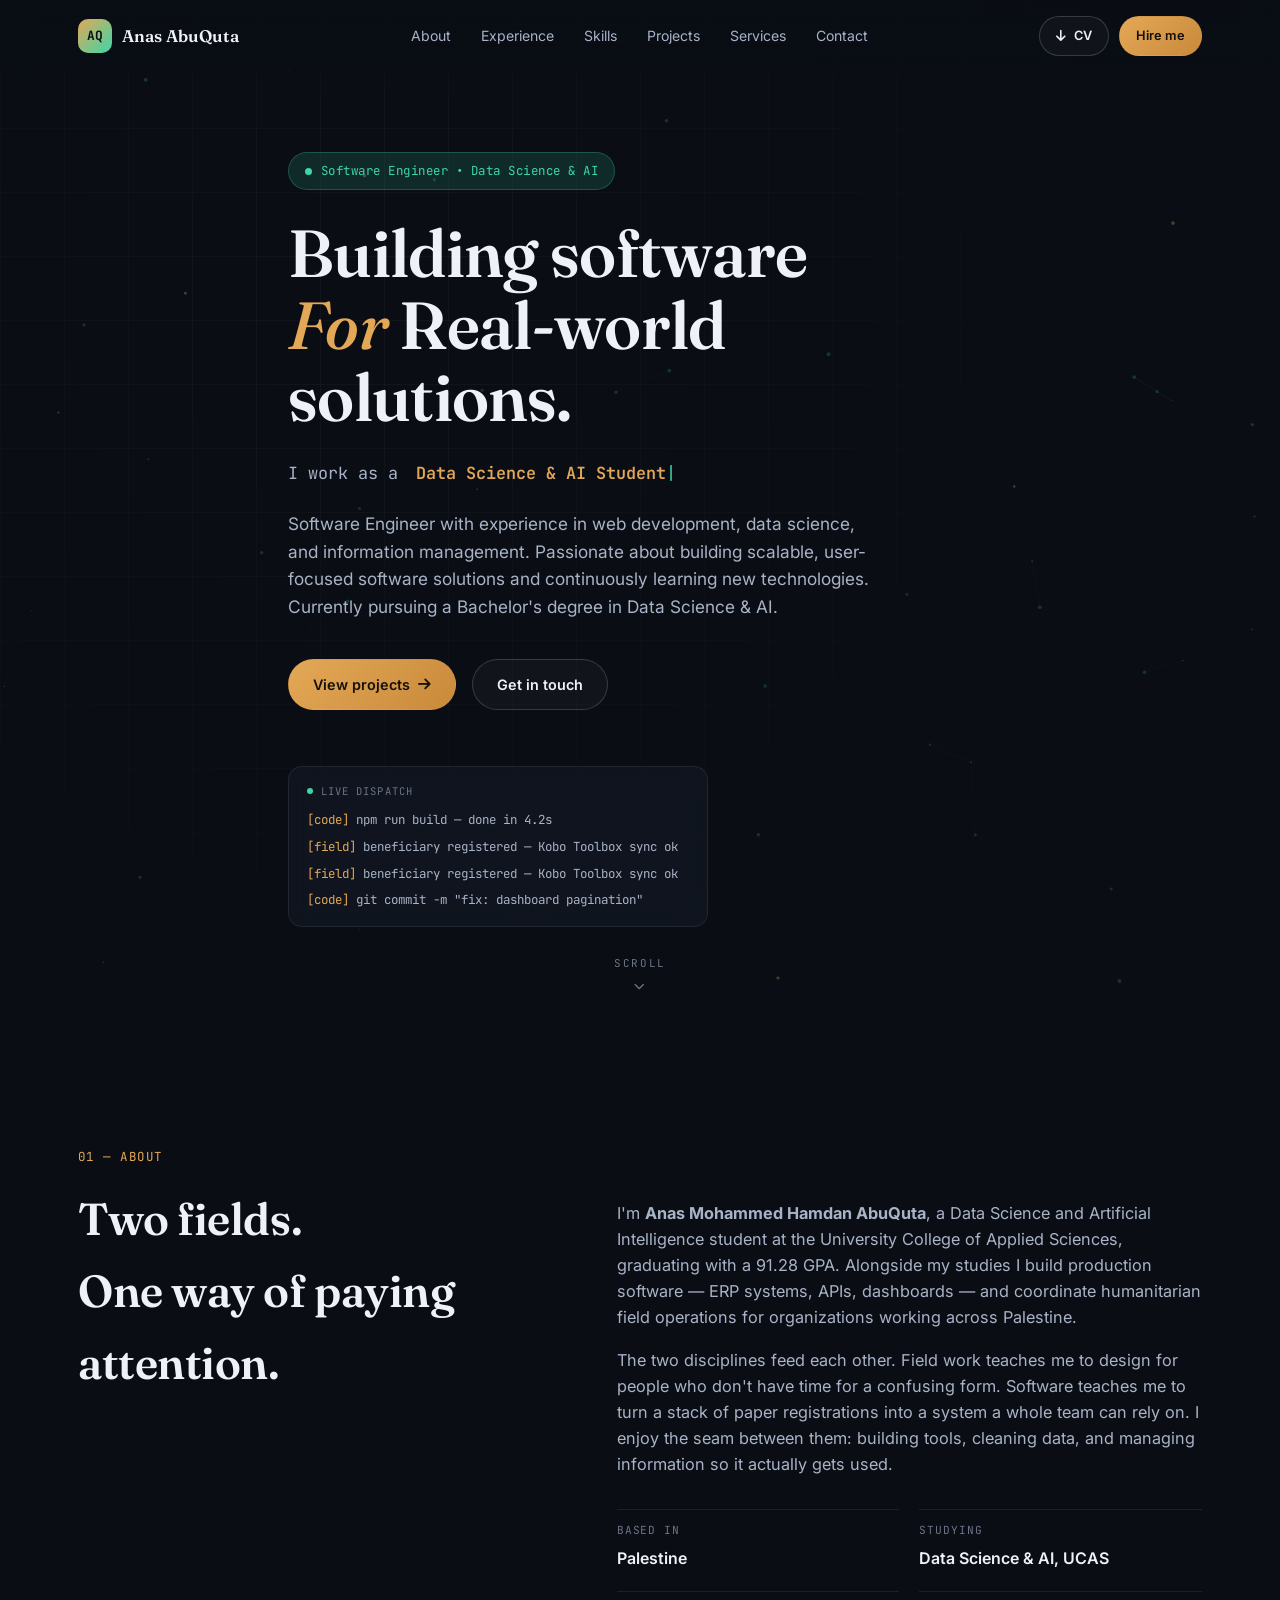
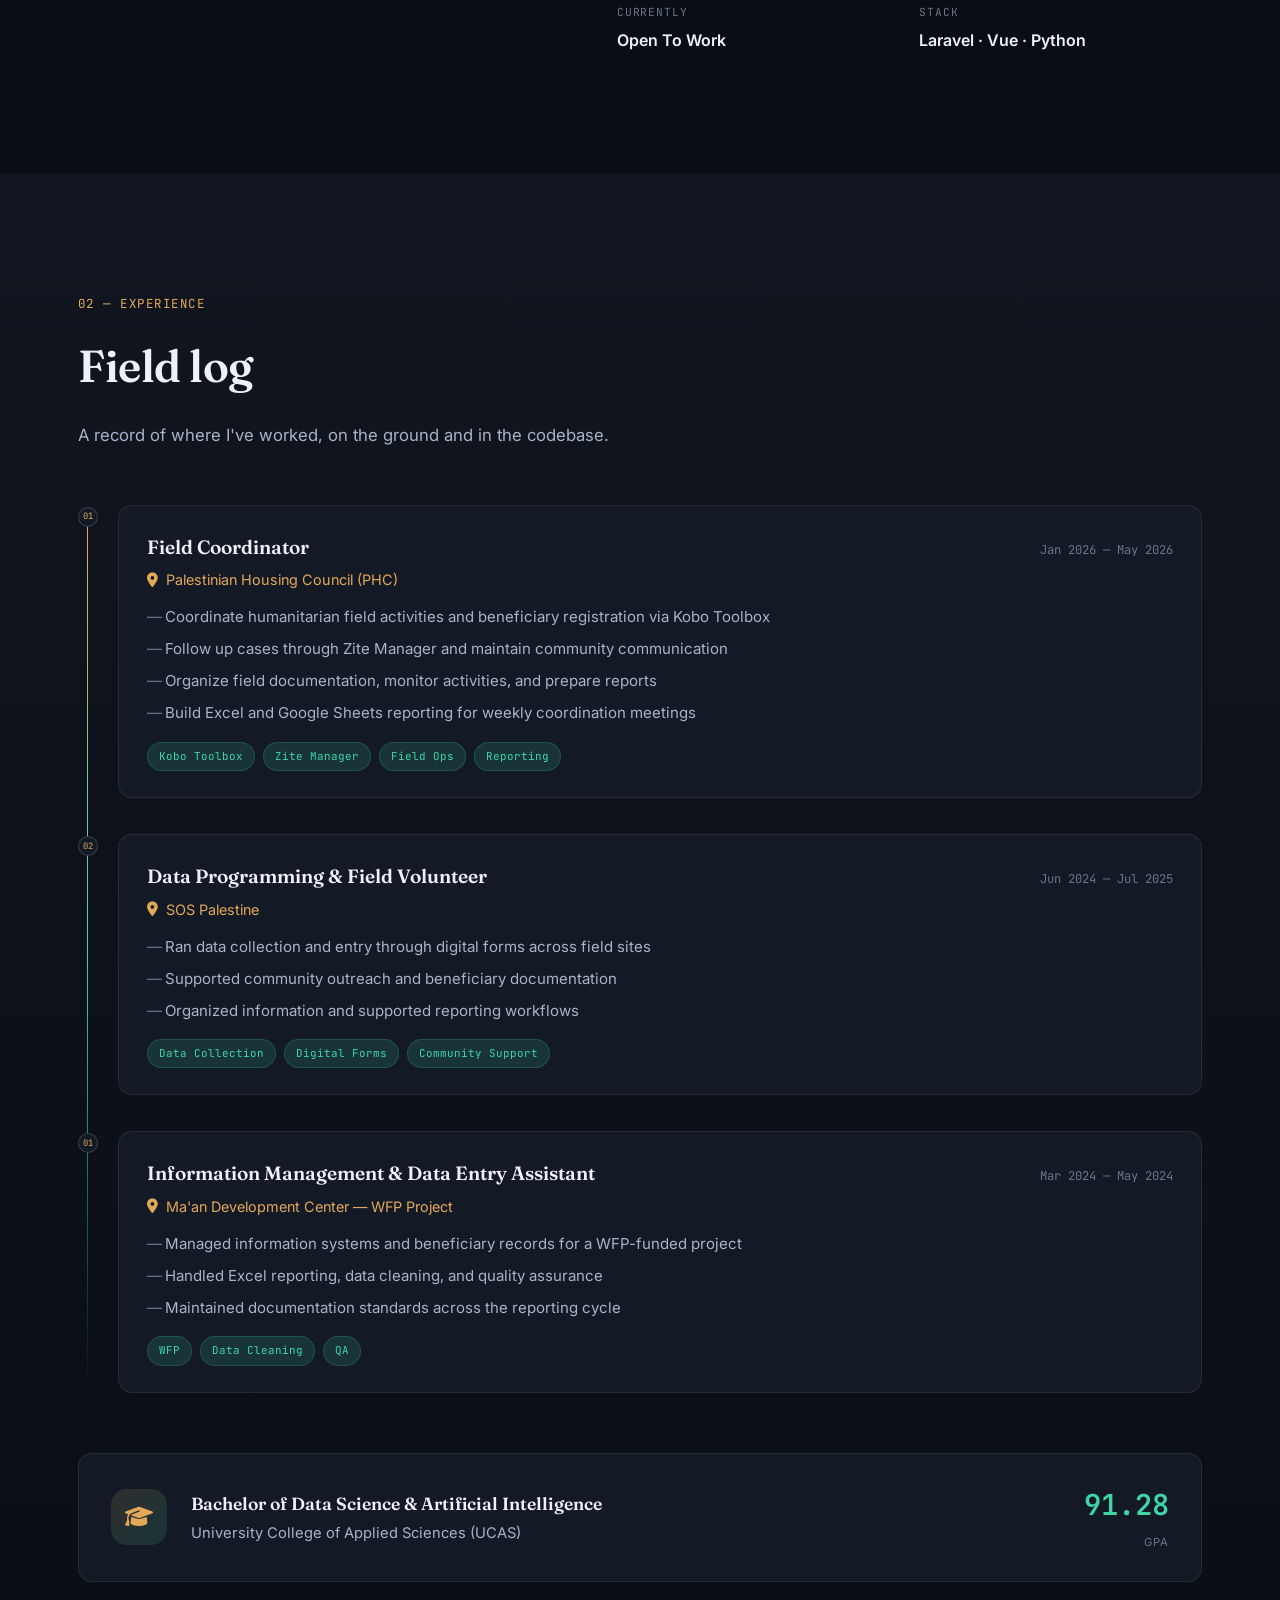
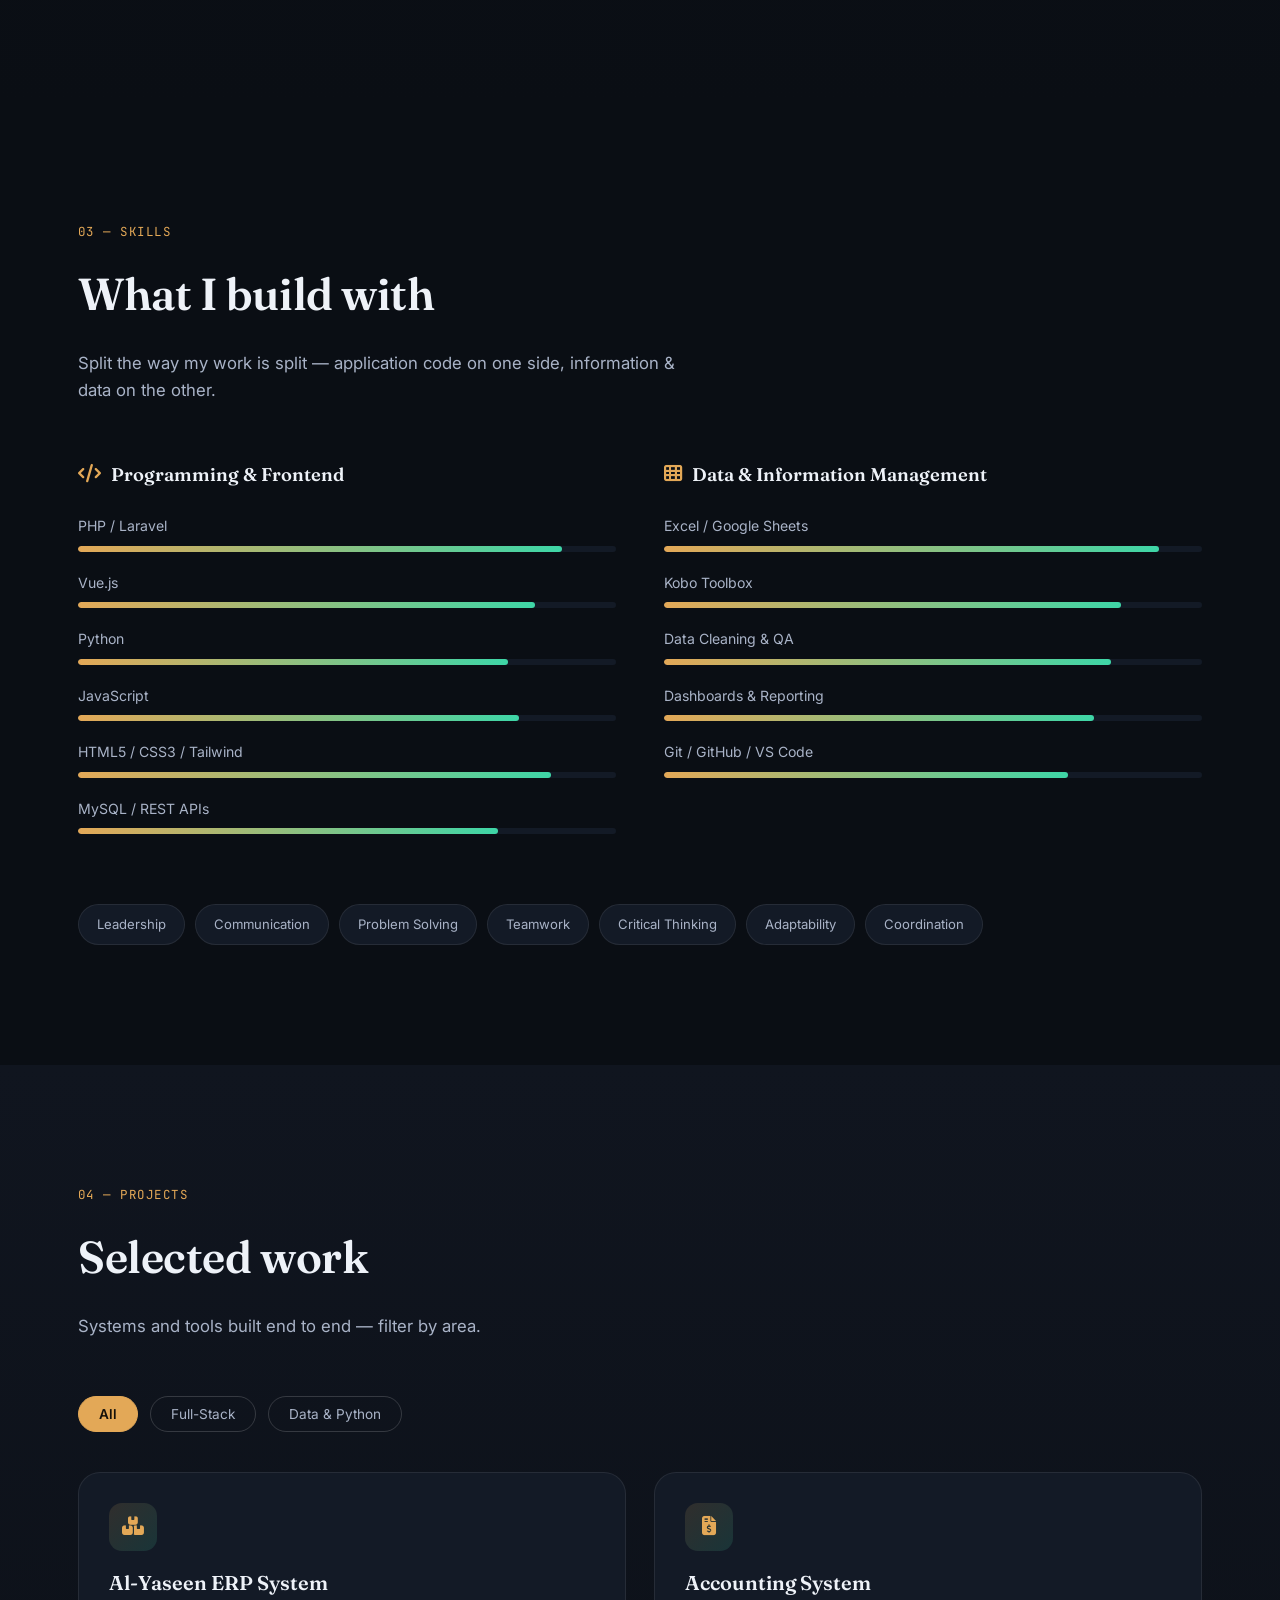
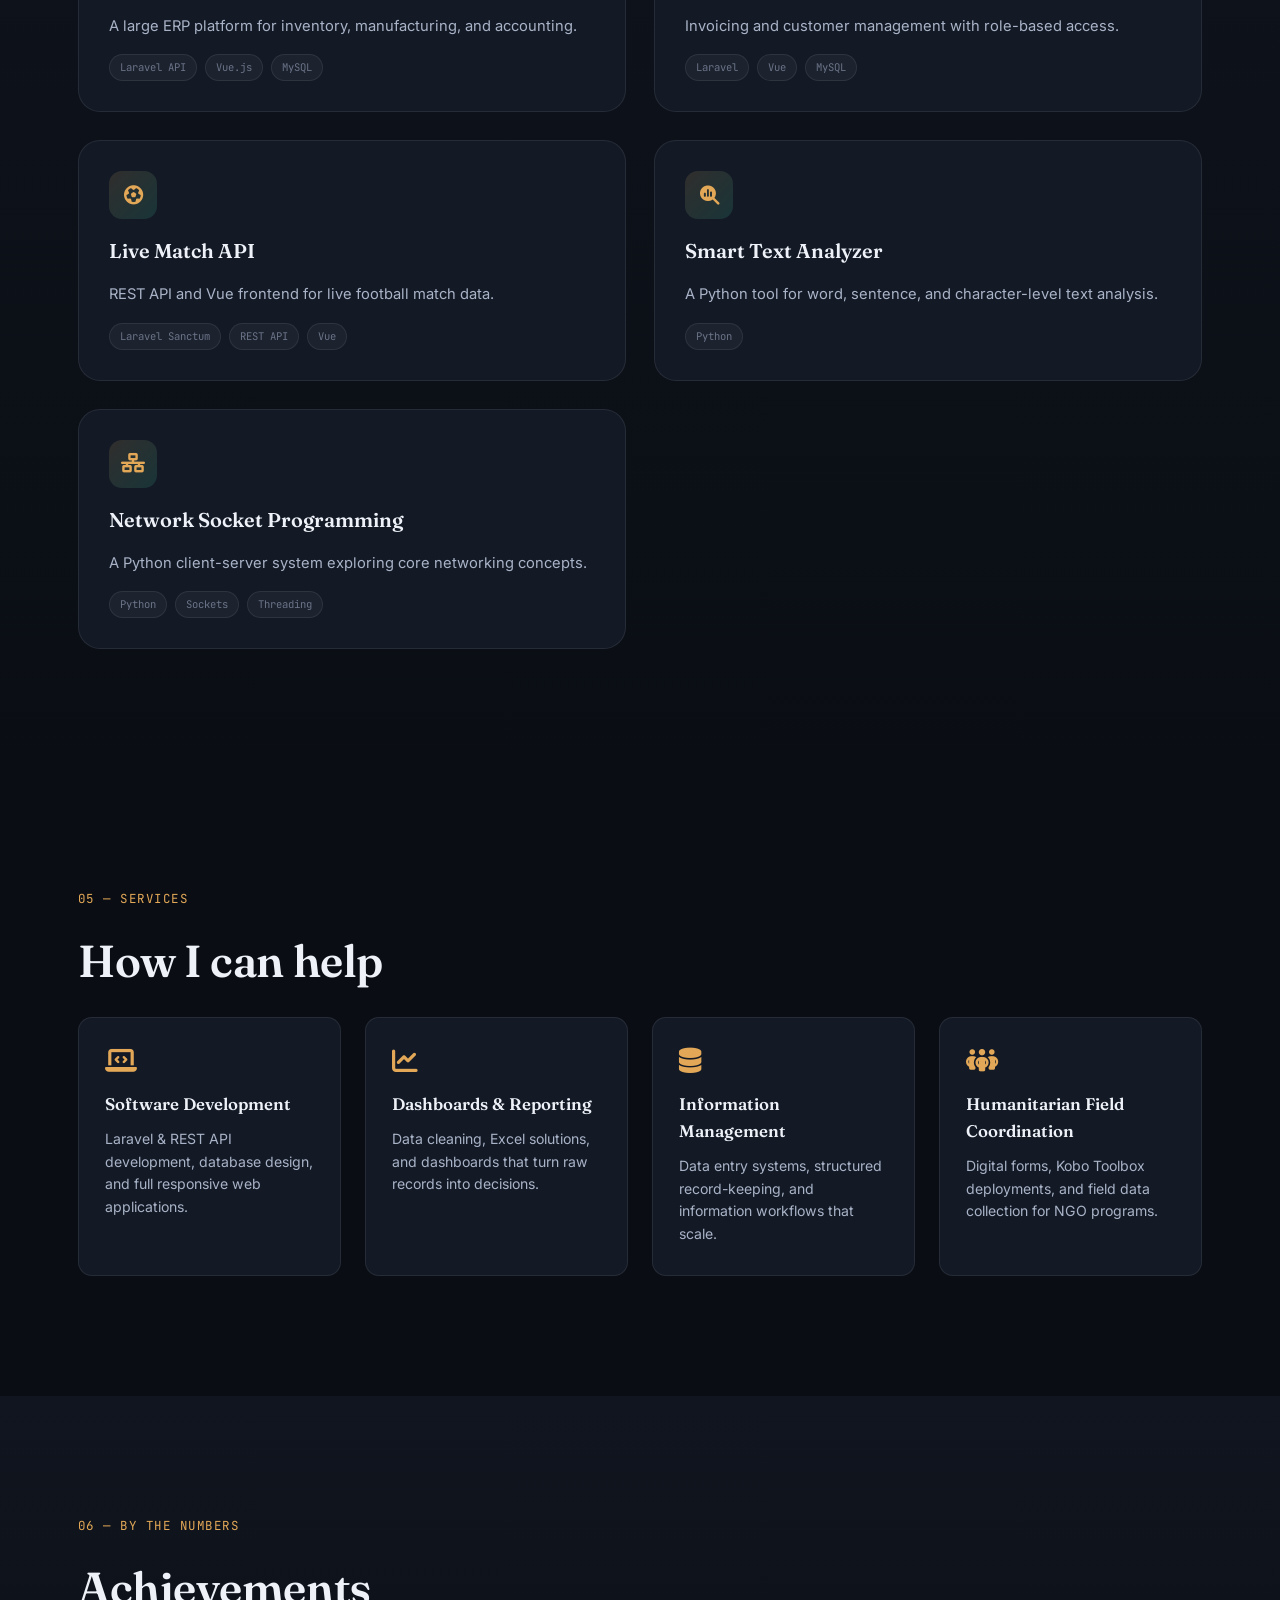
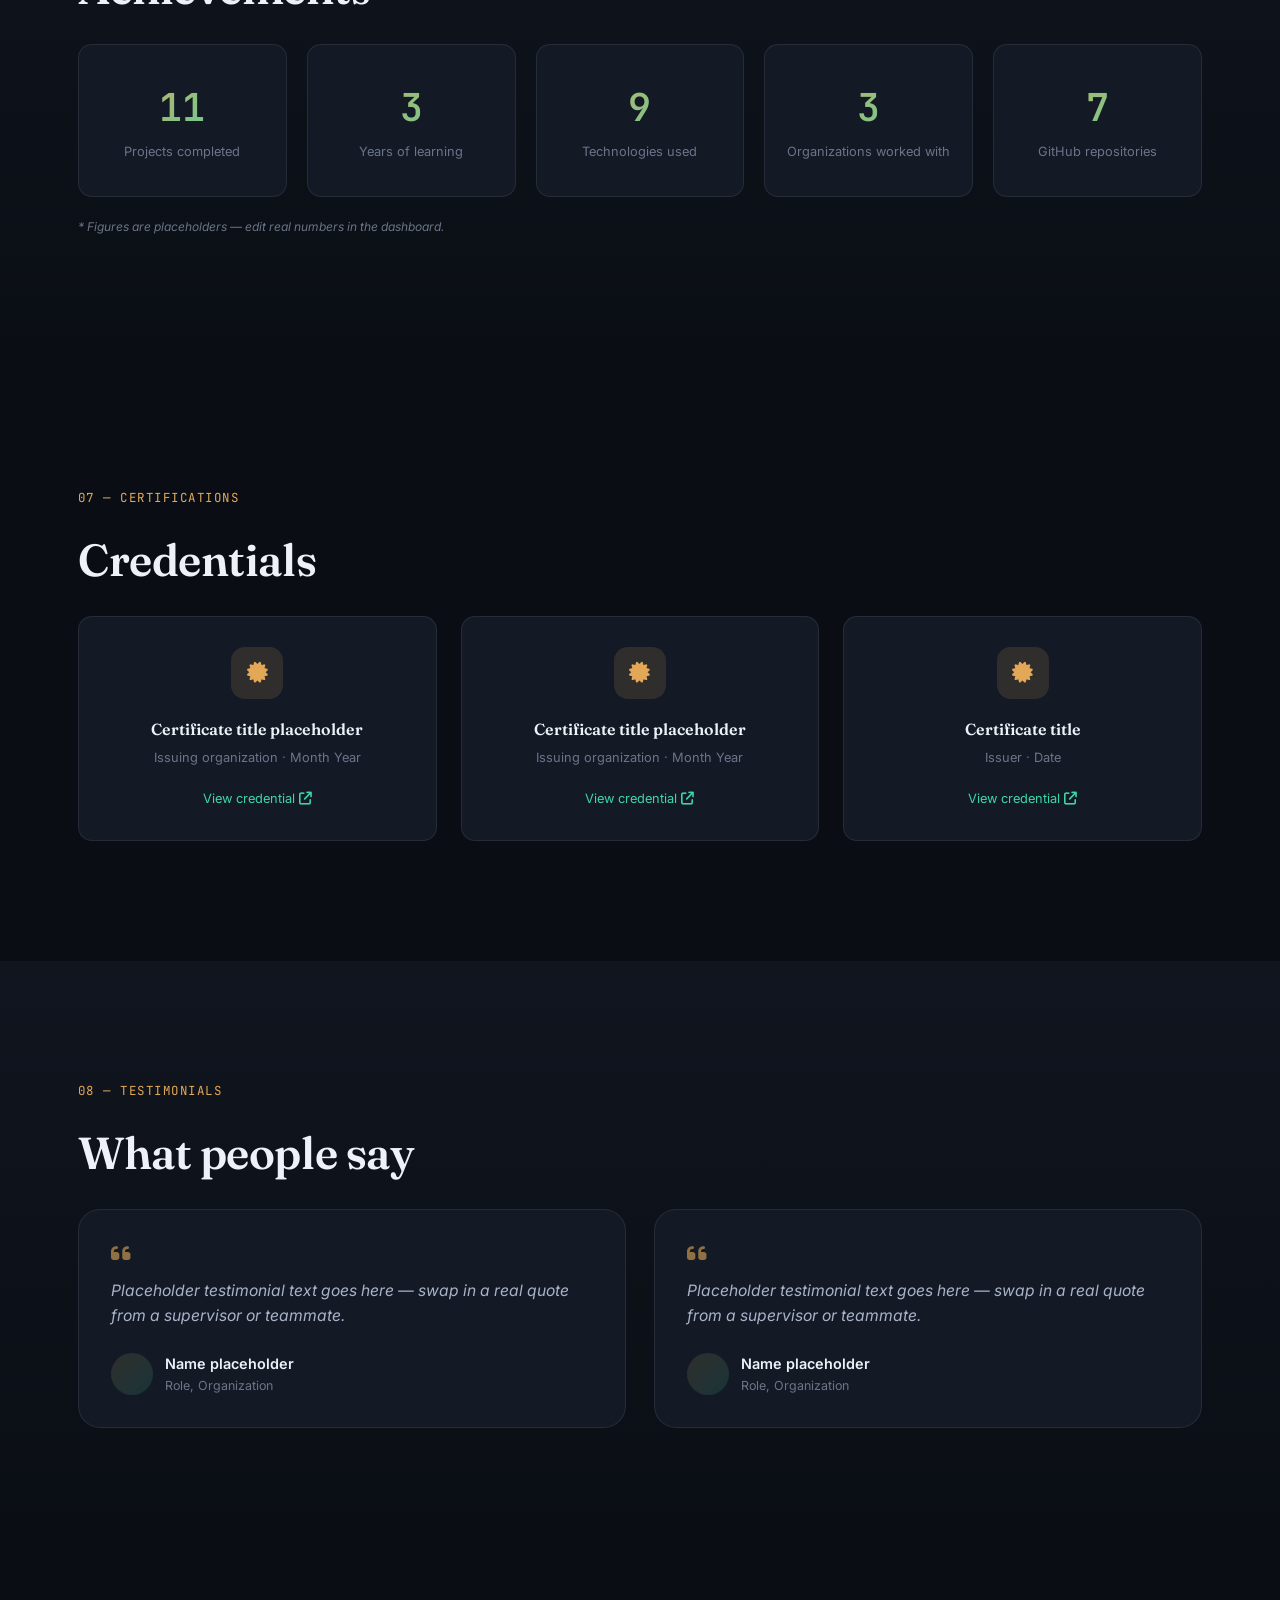
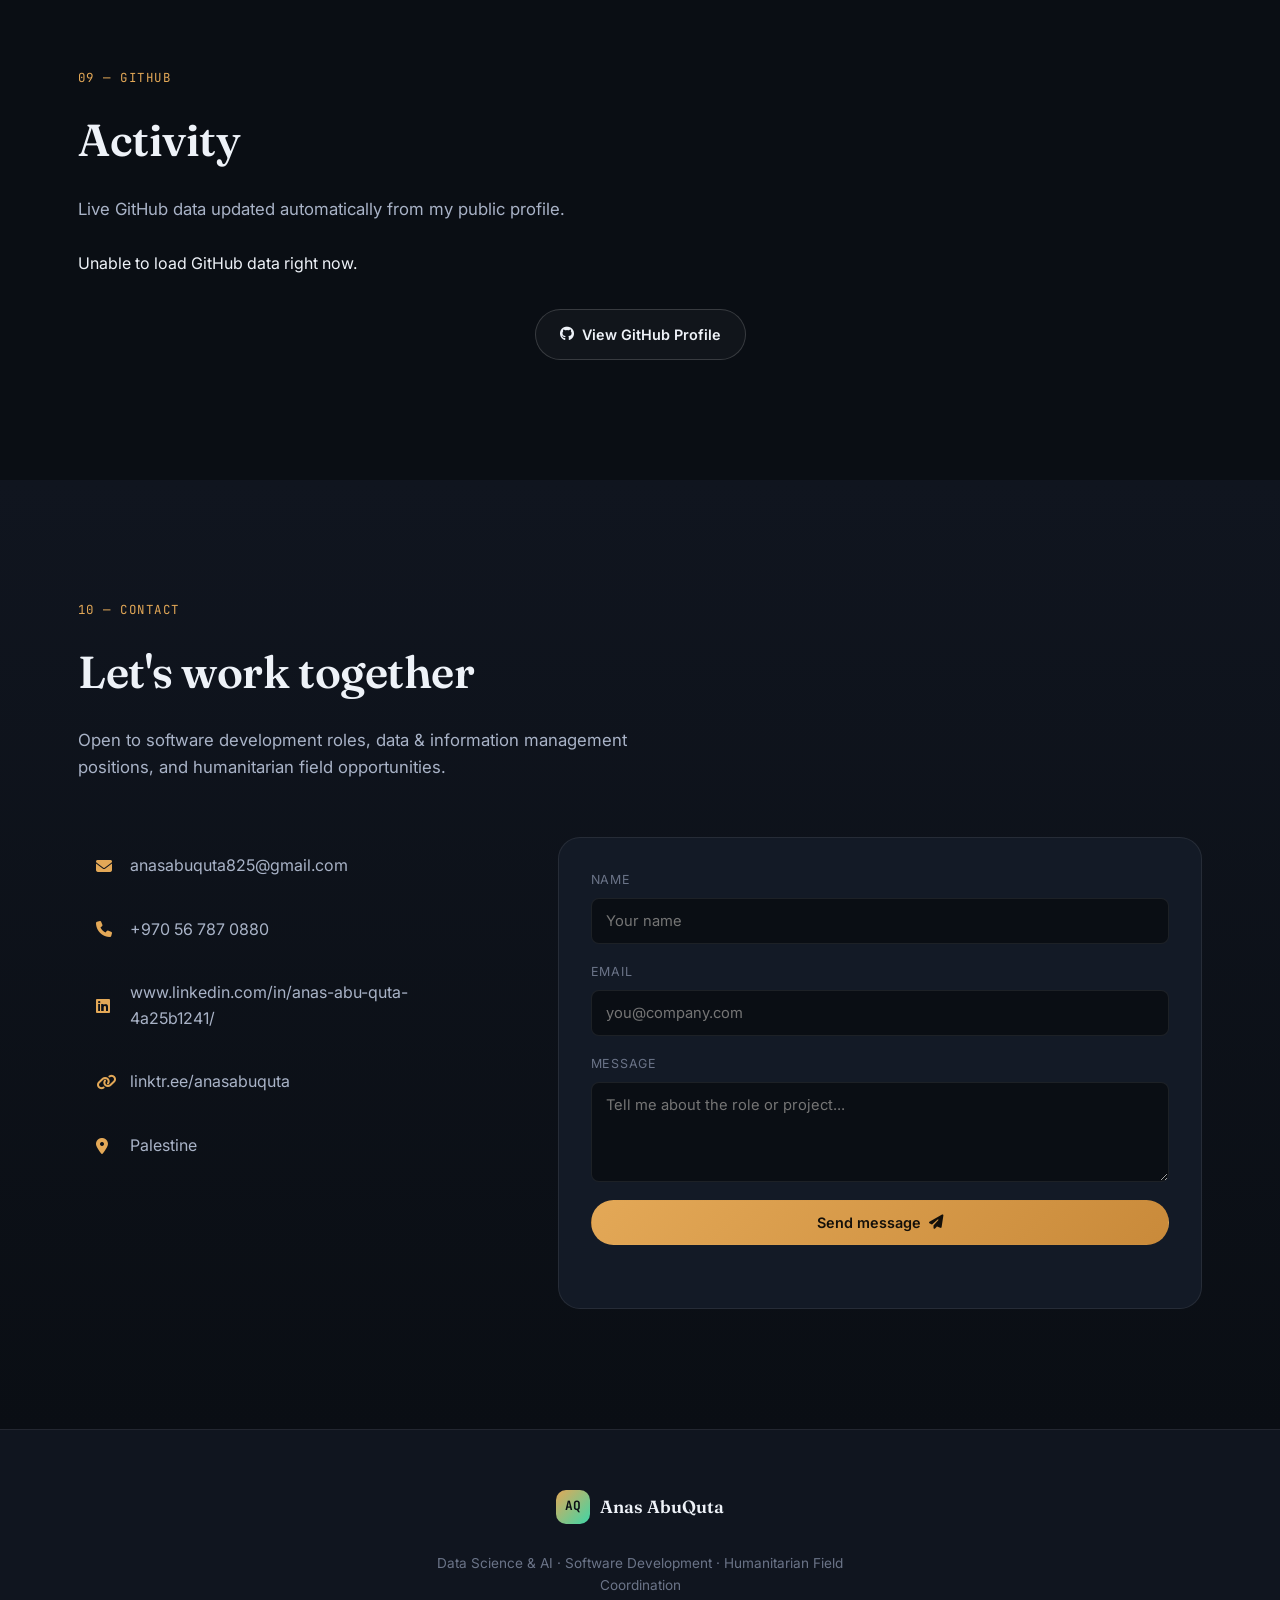
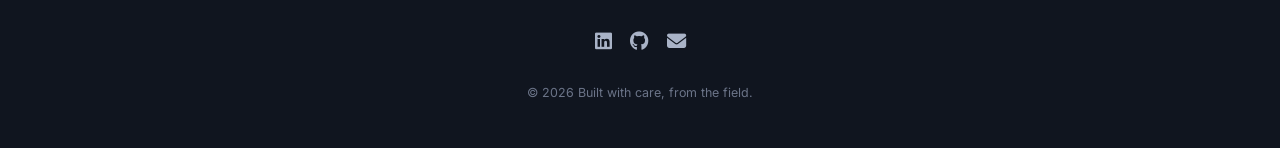
<file: index.html>
<!doctype html>
<html lang="en">
  <head>
    <meta charset="UTF-8" />
    <meta name="viewport" content="width=device-width, initial-scale=1.0" />
    <title id="pageTitle">Anas AbuQuta — Portfolio</title>
    <meta id="pageDescription" name="description" content="" />

    <!-- Fonts -->
    <link rel="preconnect" href="https://fonts.googleapis.com" />
    <link rel="preconnect" href="https://fonts.gstatic.com" crossorigin />
    <link
      href="https://fonts.googleapis.com/css2?family=Fraunces:ital,opsz,wght@0,9..144,400;0,9..144,500;0,9..144,600;0,9..144,700;1,9..144,500&family=Inter:wght@400;500;600;700&family=JetBrains+Mono:wght@400;500;600&display=swap"
      rel="stylesheet"
    />

    <!-- Icons -->
    <link
      rel="stylesheet"
      href="https://cdnjs.cloudflare.com/ajax/libs/font-awesome/6.5.1/css/all.min.css"
    />

    <link rel="stylesheet" href="style.css" />
  </head>
  <body>
    <!-- ============ LOADING SCREEN ============ -->
    <div class="loader" id="loader" aria-hidden="true">
      <div class="loader__mark">
        <span class="loader__coord" id="loaderCoord"></span>
        <div class="loader__bar"><div class="loader__fill"></div></div>
        <span class="loader__label"
          >compiling profile<span class="loader__dots">...</span></span
        >
      </div>
    </div>

    <!-- ============ SCROLL PROGRESS ============ -->
    <div class="progress-bar" id="progressBar" aria-hidden="true"></div>

    <!-- ============ AMBIENT CURSOR GLOW (desktop only) ============ -->
    <div class="cursor-glow" id="cursorGlow" aria-hidden="true"></div>

    <!-- ============ NAVIGATION ============ -->
    <header class="nav" id="nav">
      <div class="nav__inner">
        <a href="#hero" class="nav__brand">
          <span class="nav__brand-mark" id="navBrandMark">AA</span>
          <span class="nav__brand-text" id="navBrandText">Anas AbuQuta</span>
        </a>

        <nav class="nav__links" id="navLinks">
          <a href="#about" class="nav__link">About</a>
          <a href="#experience" class="nav__link">Experience</a>
          <a href="#skills" class="nav__link">Skills</a>
          <a href="#projects" class="nav__link">Projects</a>
          <a href="#services" class="nav__link">Services</a>
          <a href="#contact" class="nav__link">Contact</a>
        </nav>

        <div class="nav__actions">
          <a
          target="_blank"
            href="#"
            class="btn btn--ghost btn--small"
            download
            data-role="cv-download"
            id="navCvLink"
          >
            <i class="fa-solid fa-arrow-down"></i> CV
          </a>
          <a href="#contact" class="btn btn--solid btn--small">Hire me</a>
        </div>

        <button
          class="nav__toggle"
          id="navToggle"
          aria-label="Toggle menu"
          aria-expanded="false"
        >
          <span></span><span></span><span></span>
        </button>
      </div>
    </header>

    <main>
      <!-- ============ HERO ============ -->
      <section class="hero" id="hero">
        <canvas
          class="hero__canvas"
          id="fieldCanvas"
          aria-hidden="true"
        ></canvas>
        <div class="hero__grid" aria-hidden="true"></div>

        <div class="hero__content container">
          <p class="eyebrow reveal">
            <span class="eyebrow__ping"></span>
            <span id="heroEyebrow"></span>
          </p>

          <h1 class="hero__title reveal" id="heroTitle"></h1>

          <p class="hero__role reveal">
            <span class="hero__role-static">I work as a</span>
            <span class="hero__role-typed" id="typedRole"></span
            ><span class="hero__cursor">|</span>
          </p>

          <p class="hero__summary reveal" id="heroSummary"></p>

          <div class="hero__actions reveal">
            <a href="#projects" class="btn btn--solid" id="heroPrimaryCta">
              <span></span> <i class="fa-solid fa-arrow-right"></i>
            </a>
            <a href="#contact" class="btn btn--ghost" id="heroSecondaryCta"></a>
          </div>

          <div class="hero__log reveal" id="dispatchLog" aria-hidden="true">
            <div class="log__head">
              <span class="log__dot log__dot--live"></span> live dispatch
            </div>
            <div class="log__lines" id="logLines"></div>
          </div>
        </div>

        <a
          href="#about"
          class="hero__scroll"
          aria-label="Scroll to about section"
        >
          <span>scroll</span>
          <i class="fa-solid fa-chevron-down"></i>
        </a>
      </section>

      <!-- ============ ABOUT ============ -->
      <section class="section" id="about">
        <div class="container">
          <p class="section__eyebrow reveal" id="aboutEyebrow"></p>
          <div class="about__grid">
            <h2 class="section__title reveal" id="aboutTitle"></h2>
            <div class="about__body reveal">
              <div id="aboutParagraphs"></div>
              <div class="about__facts" id="aboutFacts"></div>
            </div>
          </div>
        </div>
      </section>

      <!-- ============ EXPERIENCE ============ -->
      <section class="section section--alt" id="experience">
        <div class="container">
          <p class="section__eyebrow reveal" id="expEyebrow"></p>
          <h2 class="section__title reveal" id="expTitle"></h2>
          <p class="section__lede reveal" id="expLede"></p>

          <div class="timeline" id="timeline"></div>

          <div class="education-card reveal">
            <div class="education-card__icon">
              <i class="fa-solid fa-graduation-cap"></i>
            </div>
            <div class="education-card__body">
              <h3 id="eduDegree"></h3>
              <p id="eduInstitution"></p>
            </div>
            <div class="education-card__gpa">
              <span class="education-card__gpa-num" id="eduGpaNum"></span>
              <span class="education-card__gpa-label">GPA</span>
            </div>
          </div>
        </div>
      </section>

      <!-- ============ SKILLS ============ -->
      <section class="section" id="skills">
        <div class="container">
          <p class="section__eyebrow reveal" id="skillsEyebrow"></p>
          <h2 class="section__title reveal" id="skillsTitle"></h2>
          <p class="section__lede reveal" id="skillsLede"></p>

          <div class="skills__grid" id="skillsGrid"></div>

          <div class="soft-skills reveal" id="softSkills"></div>
        </div>
      </section>

      <!-- ============ PROJECTS ============ -->
      <section class="section section--alt" id="projects">
        <div class="container">
          <p class="section__eyebrow reveal" id="projEyebrow"></p>
          <h2 class="section__title reveal" id="projTitle"></h2>
          <p class="section__lede reveal" id="projLede"></p>

          <div class="filters reveal" id="filters">
            <button class="filter is-active" data-filter="all">All</button>
            <button class="filter" data-filter="fullstack">Full-Stack</button>
            <button class="filter" data-filter="data">Data &amp; Python</button>
          </div>

          <div class="projects__grid" id="projectsGrid">
            <!-- injected by script.js -->
          </div>
        </div>
      </section>

      <!-- ============ SERVICES ============ -->
      <section class="section" id="services">
        <div class="container">
          <p class="section__eyebrow reveal" id="servEyebrow"></p>
          <h2 class="section__title reveal" id="servTitle"></h2>

          <div class="services__grid" id="servicesGrid"></div>
        </div>
      </section>

      <!-- ============ ACHIEVEMENTS ============ -->
      <section class="section section--alt" id="achievements">
        <div class="container">
          <p class="section__eyebrow reveal" id="achEyebrow"></p>
          <h2 class="section__title reveal" id="achTitle"></h2>

          <div class="counters" id="counters"></div>
          <p class="counters__note reveal" id="achNote"></p>
        </div>
      </section>

      <!-- ============ CERTIFICATIONS ============ -->
      <section class="section" id="certifications">
        <div class="container">
          <p class="section__eyebrow reveal" id="certEyebrow"></p>
          <h2 class="section__title reveal" id="certTitle"></h2>

          <div class="certs__grid" id="certsGrid"></div>
        </div>
      </section>

      <!-- ============ TESTIMONIALS ============ -->
      <section class="section section--alt" id="testimonials">
        <div class="container">
          <p class="section__eyebrow reveal" id="testiEyebrow"></p>
          <h2 class="section__title reveal" id="testiTitle"></h2>

          <div class="testimonials__grid" id="testimonialsGrid"></div>
        </div>
      </section>

      <!-- ============ GITHUB STATS ============ -->
      <section class="section" id="github">
        <div class="container">
          <p class="section__eyebrow reveal" id="ghEyebrow"></p>
          <h2 class="section__title reveal" id="ghTitle"></h2>
          <div class="github__panel reveal">
            <p class="github__description">
              Live GitHub data updated automatically from my public profile.
            </p>

            <div class="github__live" id="githubLive">
              <p>Loading GitHub data...</p>
            </div>

            <div class="github__actions">
              <a
                href="https://github.com/AnasAbuQuta"
                target="_blank"
                class="btn btn--ghost"
              >
                <i class="fa-brands fa-github"></i>
                View GitHub Profile
              </a>
            </div>
          </div>
        </div>
      </section>

      <!-- ============ CONTACT ============ -->
      <section class="section section--alt" id="contact">
        <div class="container">
          <p class="section__eyebrow reveal" id="contactEyebrow"></p>
          <h2 class="section__title reveal" id="contactTitle"></h2>
          <p class="section__lede reveal" id="contactLede"></p>

          <div class="contact__grid">
            <div class="contact__info reveal" id="contactInfo"></div>

            <form
              class="contact__form reveal"
              id="contactForm"
              action="https://formspree.io/f/xgojjnzq"
              method="POST"
            >
              <div class="form__row">
                <label for="name">Name</label>
                <input name="name" id="name" type="text" placeholder="Your name" required />
              </div>
              <div class="form__row">
                <label for="email">Email</label>
                <input
                  name="email"
                  id="email"
                  type="email"
                  placeholder="you@company.com"
                  required
                />
              </div>
              <div class="form__row">
                <label for="message">Message</label>
                <textarea
                  name="message"
                  id="message"
                  rows="4"
                  placeholder="Tell me about the role or project..."
                  required
                ></textarea>
              </div>
              <button type="submit" class="btn btn--solid btn--full">
                Send message <i class="fa-solid fa-paper-plane"></i>
              </button>
              <p class="form__note" id="formNote"></p>
            </form>
          </div>
        </div>
      </section>
    </main>

    <!-- ============ FOOTER ============ -->
    <footer class="footer">
      <div class="container footer__inner">
        <div class="footer__brand">
          <span class="nav__brand-mark" id="footerBrandMark">AA</span>
          <span id="footerBrandText">Anas AbuQuta</span>
        </div>
        <p class="footer__tagline" id="footerTagline"></p>
        <div class="footer__socials" id="footerSocials"></div>
        <p class="footer__copy">
          © <span id="year"></span> <span id="footerCopy"></span>
        </p>
      </div>
    </footer>

    <!-- ============ BACK TO TOP ============ -->
    <button class="to-top" id="toTop" aria-label="Back to top">
      <i class="fa-solid fa-arrow-up"></i>
    </button>

    <!-- ============ PROJECT MODAL ============ -->
    <div class="modal" id="projectModal" aria-hidden="true">
      <div class="modal__backdrop" id="modalBackdrop"></div>
      <div class="modal__panel" role="dialog" aria-modal="true">
        <button class="modal__close" id="modalClose" aria-label="Close">
          <i class="fa-solid fa-xmark"></i>
        </button>
        <div class="modal__content" id="modalContent"></div>
      </div>
    </div>

    <script src="data.js"></script>
    <script src="script.js"></script>
  </body>
</html>
</file>
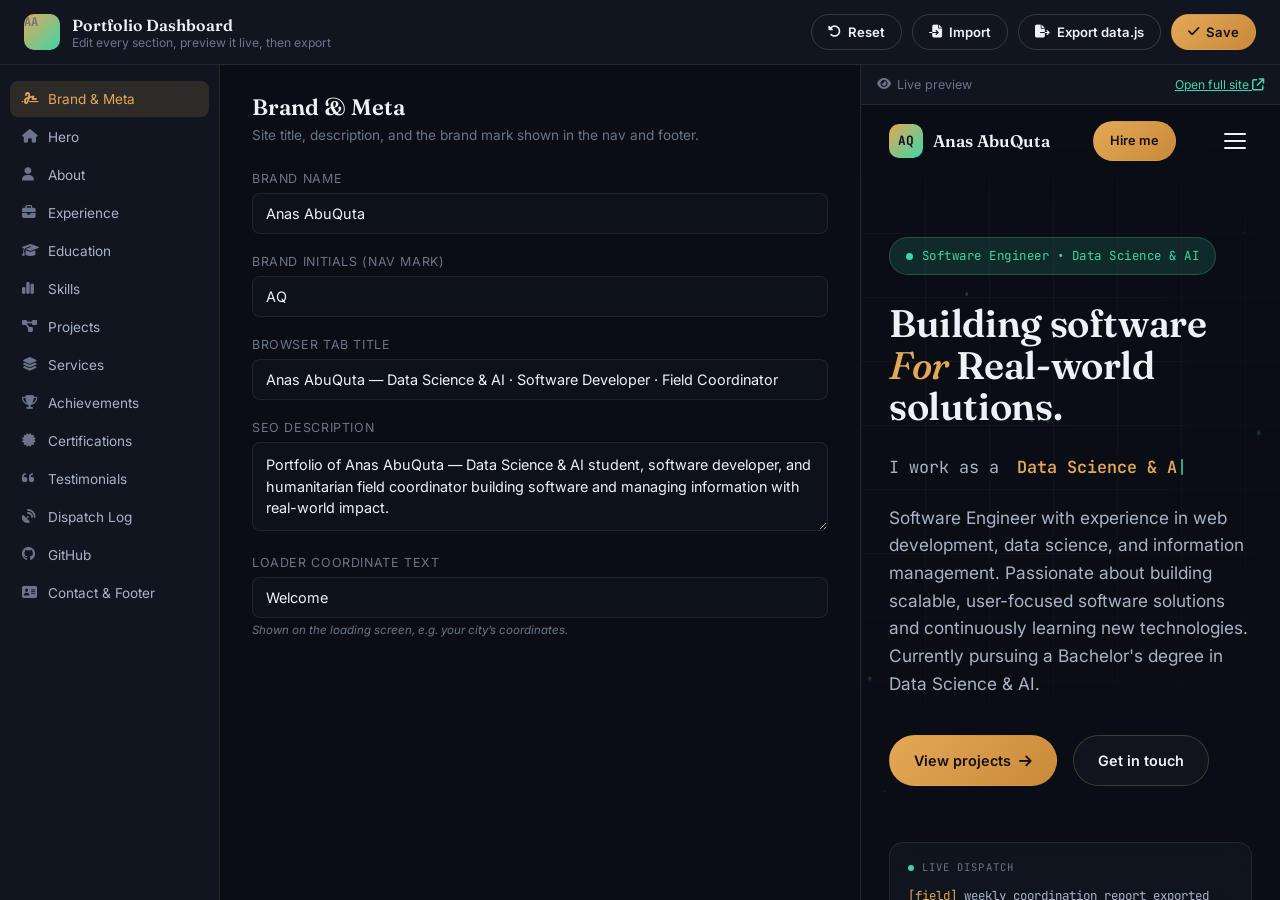
<file: dashboard.html>
<!DOCTYPE html>
<html lang="en">
<head>
<meta charset="UTF-8">
<meta name="viewport" content="width=device-width, initial-scale=1.0">
<title>Dashboard — Anas AbuQuta Portfolio</title>
<link rel="preconnect" href="https://fonts.googleapis.com">
<link rel="preconnect" href="https://fonts.gstatic.com" crossorigin>
<link href="https://fonts.googleapis.com/css2?family=Fraunces:wght@500;600&family=Inter:wght@400;500;600;700&family=JetBrains+Mono:wght@400;500;600&display=swap" rel="stylesheet">
<link rel="stylesheet" href="https://cdnjs.cloudflare.com/ajax/libs/font-awesome/6.5.1/css/all.min.css">
<link rel="stylesheet" href="dashboard.css">
</head>
<body>

<div class="dash">

  <!-- ============ TOP BAR ============ -->
  <header class="dash__top">
    <div class="dash__brand">
      <span class="dash__brand-mark">AA</span>
      <div>
        <strong>Portfolio Dashboard</strong>
        <span>Edit every section, preview it live, then export</span>
      </div>
    </div>
    <div class="dash__actions">
      <span class="dash__status" id="statusMsg"></span>
      <button class="dbtn dbtn--ghost" id="resetBtn"><i class="fa-solid fa-rotate-left"></i> Reset</button>
      <label class="dbtn dbtn--ghost" for="importFile"><i class="fa-solid fa-file-import"></i> Import
        <input type="file" id="importFile" accept="application/json,.js" hidden>
      </label>
      <button class="dbtn dbtn--ghost" id="exportBtn"><i class="fa-solid fa-file-export"></i> Export data.js</button>
      <button class="dbtn dbtn--solid" id="saveBtn"><i class="fa-solid fa-check"></i> Save</button>
    </div>
  </header>

  <div class="dash__body">

    <!-- ============ SIDEBAR ============ -->
    <nav class="dash__nav" id="dashNav">
      <button class="dash__nav-item is-active" data-section="brand"><i class="fa-solid fa-signature"></i> Brand &amp; Meta</button>
      <button class="dash__nav-item" data-section="hero"><i class="fa-solid fa-house"></i> Hero</button>
      <button class="dash__nav-item" data-section="about"><i class="fa-solid fa-user"></i> About</button>
      <button class="dash__nav-item" data-section="experience"><i class="fa-solid fa-briefcase"></i> Experience</button>
      <button class="dash__nav-item" data-section="education"><i class="fa-solid fa-graduation-cap"></i> Education</button>
      <button class="dash__nav-item" data-section="skills"><i class="fa-solid fa-chart-simple"></i> Skills</button>
      <button class="dash__nav-item" data-section="projects"><i class="fa-solid fa-diagram-project"></i> Projects</button>
      <button class="dash__nav-item" data-section="services"><i class="fa-solid fa-layer-group"></i> Services</button>
      <button class="dash__nav-item" data-section="achievements"><i class="fa-solid fa-trophy"></i> Achievements</button>
      <button class="dash__nav-item" data-section="certifications"><i class="fa-solid fa-certificate"></i> Certifications</button>
      <button class="dash__nav-item" data-section="testimonials"><i class="fa-solid fa-quote-left"></i> Testimonials</button>
      <button class="dash__nav-item" data-section="dispatch"><i class="fa-solid fa-satellite-dish"></i> Dispatch Log</button>
      <button class="dash__nav-item" data-section="github"><i class="fa-brands fa-github"></i> GitHub</button>
      <button class="dash__nav-item" data-section="contact"><i class="fa-solid fa-address-card"></i> Contact &amp; Footer</button>
    </nav>

    <!-- ============ FORM PANEL ============ -->
    <main class="dash__form" id="formRoot"></main>

    <!-- ============ LIVE PREVIEW ============ -->
    <aside class="dash__preview">
      <div class="dash__preview-head">
        <span><i class="fa-solid fa-eye"></i> Live preview</span>
        <a href="index.html" target="_blank" class="dash__preview-open">Open full site <i class="fa-solid fa-arrow-up-right-from-square"></i></a>
      </div>
      <iframe src="index.html" id="previewFrame" title="Live preview"></iframe>
    </aside>

  </div>
</div>

<script src="data.js"></script>
<script src="dashboard.js"></script>
</body>
</html>
</file>
<file: style.css>
/* =========================================================
   ANAS ABUQUTA — PORTFOLIO
   Design tokens
   ========================================================= */
:root{
  /* Color */
  --bg:            #0A0E14;
  --bg-elevated:   #10151F;
  --bg-card:       #131A26;
  --bg-card-hover: #172030;
  --border:        rgba(255,255,255,0.08);
  --border-strong: rgba(255,255,255,0.16);

  --text-primary:  #EEF2F8;
  --text-secondary:#A9B3C7;
  --text-muted:    #6B7488;

  --gold:          #E3A857;   /* field / warmth accent */
  --gold-soft:     rgba(227,168,87,0.14);
  --teal:          #3ED6A7;   /* code / data accent */
  --teal-soft:     rgba(62,214,167,0.14);

  /* Type */
  --font-display: 'Fraunces', serif;
  --font-body:    'Inter', sans-serif;
  --font-mono:    'JetBrains Mono', monospace;

  /* Layout */
  --container-w: 1180px;
  --radius-lg: 22px;
  --radius-md: 14px;
  --radius-sm: 8px;

  --ease: cubic-bezier(.22,1,.36,1);
}

*,*::before,*::after{ box-sizing:border-box; }
html{ scroll-behavior:smooth; }

@media (prefers-reduced-motion: reduce){
  html{ scroll-behavior:auto; }
  *,*::before,*::after{ animation-duration:0.001ms !important; animation-iteration-count:1 !important; transition-duration:0.001ms !important; scroll-behavior:auto !important; }
}

body{
  margin:0;
  background:var(--bg);
  color:var(--text-primary);
  font-family:var(--font-body);
  line-height:1.6;
  -webkit-font-smoothing:antialiased;
  overflow-x:hidden;
}

img{ max-width:100%; display:block; }
a{ color:inherit; text-decoration:none; }
button{ font-family:inherit; cursor:pointer; }
ul{ margin:0; padding:0; list-style:none; }

::selection{ background:var(--gold); color:#0A0E14; }

.container{
  max-width:var(--container-w);
  margin:0 auto;
  padding:0 28px;
}

/* Focus visibility */
a:focus-visible, button:focus-visible, input:focus-visible, textarea:focus-visible{
  outline:2px solid var(--teal);
  outline-offset:3px;
  border-radius:4px;
}

/* =========================================================
   LOADER
   ========================================================= */
.loader{
  position:fixed; inset:0; z-index:9999;
  background:var(--bg);
  display:flex; align-items:center; justify-content:center;
  transition:opacity .6s var(--ease), visibility .6s var(--ease);
}
.loader.is-hidden{ opacity:0; visibility:hidden; pointer-events:none; }
.loader__mark{ text-align:center; }
.loader__coord{
  display:block; font-family:var(--font-mono); font-size:.75rem;
  color:var(--gold); letter-spacing:.08em; margin-bottom:18px;
}
.loader__bar{
  width:220px; height:2px; background:var(--border); border-radius:2px;
  overflow:hidden; margin:0 auto;
}
.loader__fill{
  height:100%; width:0%; background:linear-gradient(90deg,var(--gold),var(--teal));
  animation:loaderFill 1.4s var(--ease) forwards;
}
@keyframes loaderFill{ to{ width:100%; } }
.loader__label{
  display:block; margin-top:16px; font-size:.7rem; letter-spacing:.14em;
  text-transform:uppercase; color:var(--text-muted);
}

/* =========================================================
   PROGRESS BAR
   ========================================================= */
.progress-bar{
  position:fixed; top:0; left:0; height:3px; width:0%;
  background:linear-gradient(90deg,var(--gold),var(--teal));
  z-index:1000; transition:width .1s linear;
}

/* Cursor ambient glow */
.cursor-glow{
  position:fixed; width:420px; height:420px; border-radius:50%;
  background:radial-gradient(circle, var(--teal-soft) 0%, transparent 70%);
  pointer-events:none; z-index:2; transform:translate(-50%,-50%);
  opacity:0; transition:opacity .4s ease; will-change:transform;
}
.cursor-glow.is-active{ opacity:1; }

/* =========================================================
   NAV
   ========================================================= */
.nav{
  position:fixed; top:0; left:0; right:0; z-index:900;
  background:rgba(10,14,20,0.65);
  backdrop-filter:blur(16px); -webkit-backdrop-filter:blur(16px);
  border-bottom:1px solid transparent;
  transition:border-color .3s ease, background .3s ease;
}
.nav.is-scrolled{ border-bottom-color:var(--border); }
.nav__inner{
  max-width:var(--container-w); margin:0 auto; padding:16px 28px;
  display:flex; align-items:center; justify-content:space-between; gap:24px;
}
.nav__brand{ display:flex; align-items:center; gap:10px; font-weight:600; }
.nav__brand-mark{
  display:inline-flex; align-items:center; justify-content:center;
  width:34px; height:34px; border-radius:10px;
  background:linear-gradient(135deg,var(--gold),var(--teal));
  color:#0A0E14; font-family:var(--font-mono); font-weight:700; font-size:.8rem;
}
.nav__brand-text{ font-family:var(--font-display); font-size:1.05rem; }

.nav__links{ display:flex; gap:30px; }
.nav__link{
  font-size:.88rem; color:var(--text-secondary); position:relative; padding:4px 0;
  transition:color .25s ease;
}
.nav__link::after{
  content:''; position:absolute; left:0; bottom:-2px; width:0; height:1px;
  background:var(--gold); transition:width .25s var(--ease);
}
.nav__link:hover{ color:var(--text-primary); }
.nav__link:hover::after{ width:100%; }

.nav__actions{ display:flex; align-items:center; gap:10px; }
.nav__toggle{
  display:none; flex-direction:column; gap:5px; background:none; border:none; padding:6px;
}
.nav__toggle span{ width:22px; height:2px; background:var(--text-primary); border-radius:2px; transition:transform .3s ease, opacity .3s ease; }

/* =========================================================
   BUTTONS
   ========================================================= */
.btn{
  display:inline-flex; align-items:center; justify-content:center; gap:8px;
  padding:13px 24px; border-radius:100px; font-size:.9rem; font-weight:600;
  border:1px solid transparent; transition:transform .3s var(--ease), box-shadow .3s var(--ease), background .3s ease, border-color .3s ease;
  white-space:nowrap;
}
.btn--solid{
  background:linear-gradient(135deg,var(--gold),#c98a3a);
  color:#14100a;
}
.btn--solid:hover{ transform:translateY(-2px); box-shadow:0 12px 30px -8px rgba(227,168,87,.5); }
.btn--ghost{
  background:rgba(255,255,255,0.03); border-color:var(--border-strong); color:var(--text-primary);
}
.btn--ghost:hover{ background:rgba(255,255,255,0.07); transform:translateY(-2px); }
.btn--small{ padding:9px 16px; font-size:.8rem; }
.btn--full{ width:100%; }

/* =========================================================
   HERO
   ========================================================= */
.hero{
  position:relative; min-height:100vh; display:flex; align-items:center;
  padding:140px 0 100px; overflow:hidden;
}
.hero__canvas{ position:absolute; inset:0; width:100%; height:100%; z-index:0; opacity:.55; }
.hero__grid{
  position:absolute; inset:0; z-index:0;
  background-image:
    linear-gradient(rgba(255,255,255,0.035) 1px, transparent 1px),
    linear-gradient(90deg, rgba(255,255,255,0.035) 1px, transparent 1px);
  background-size:64px 64px;
  mask-image:radial-gradient(circle at 30% 30%, black, transparent 70%);
}
.hero__content{ position:relative; z-index:1; max-width:760px; }

.eyebrow{
  display:inline-flex; align-items:center; gap:9px;
  font-family:var(--font-mono); font-size:.78rem; letter-spacing:.04em;
  color:var(--teal); background:var(--teal-soft); border:1px solid rgba(62,214,167,.25);
  padding:8px 16px; border-radius:100px; margin-bottom:28px;
}
.eyebrow__ping{
  width:7px; height:7px; border-radius:50%; background:var(--teal);
  box-shadow:0 0 0 0 rgba(62,214,167,.6); animation:ping 2s infinite;
}
@keyframes ping{
  0%{ box-shadow:0 0 0 0 rgba(62,214,167,.6); }
  70%{ box-shadow:0 0 0 8px rgba(62,214,167,0); }
  100%{ box-shadow:0 0 0 0 rgba(62,214,167,0); }
}

.hero__title{
  font-family:var(--font-display); font-weight:600;
  font-size:clamp(2.4rem, 5.2vw, 4.2rem); line-height:1.08; letter-spacing:-0.01em;
  margin:0 0 26px;
}
.hero__title em{ font-style:italic; font-weight:500; color:var(--gold); }

.hero__role{
  font-family:var(--font-mono); font-size:1.05rem; color:var(--text-secondary);
  margin:0 0 22px; min-height:28px;
}
.hero__role-static{ margin-right:8px; }
.hero__role-typed{ color:var(--gold); font-weight:600; }
.hero__cursor{ color:var(--teal); animation:blink 1s step-end infinite; }
@keyframes blink{ 50%{ opacity:0; } }

.hero__summary{
  font-size:1.08rem; color:var(--text-secondary); max-width:600px; margin:0 0 38px;
}
.hero__actions{ display:flex; gap:16px; flex-wrap:wrap; margin-bottom:56px; }

.hero__log{
  max-width:420px; background:rgba(19,26,38,0.6); border:1px solid var(--border);
  border-radius:var(--radius-md); padding:16px 18px; backdrop-filter:blur(10px);
  font-family:var(--font-mono); font-size:.78rem;
}
.log__head{
  display:flex; align-items:center; gap:8px; color:var(--text-muted);
  text-transform:uppercase; letter-spacing:.1em; font-size:.66rem; margin-bottom:10px;
}
.log__dot{ width:6px; height:6px; border-radius:50%; background:var(--text-muted); }
.log__dot--live{ background:var(--teal); box-shadow:0 0 0 0 rgba(62,214,167,.6); animation:ping 2s infinite; }
.log__lines{ display:flex; flex-direction:column; gap:7px; min-height:84px; }
.log__line{ color:var(--text-secondary); opacity:0; animation:logIn .5s var(--ease) forwards; }
.log__line span{ color:var(--gold); }
@keyframes logIn{ from{ opacity:0; transform:translateY(4px); } to{ opacity:1; transform:translateY(0); } }

.hero__scroll{
  position:absolute; bottom:36px; left:50%; transform:translateX(-50%);
  display:flex; flex-direction:column; align-items:center; gap:8px;
  font-family:var(--font-mono); font-size:.68rem; letter-spacing:.16em; text-transform:uppercase;
  color:var(--text-muted); z-index:1;
}
.hero__scroll i{ animation:bounce 2s infinite; }
@keyframes bounce{ 0%,100%{ transform:translateY(0); } 50%{ transform:translateY(6px); } }

/* =========================================================
   REVEAL ANIMATION
   ========================================================= */
.reveal{ opacity:0; transform:translateY(28px); transition:opacity .8s var(--ease), transform .8s var(--ease); }
.reveal.is-visible{ opacity:1; transform:translateY(0); }

/* =========================================================
   SECTIONS (generic)
   ========================================================= */
.section{ padding:120px 0; position:relative; }
.section--alt{ background:linear-gradient(180deg, var(--bg-elevated), var(--bg)); }
.section__eyebrow{
  font-family:var(--font-mono); font-size:.78rem; letter-spacing:.12em; text-transform:uppercase;
  color:var(--gold); margin:0 0 16px;
}
.section__title{
  font-family:var(--font-display); font-weight:600; font-size:clamp(1.9rem, 3.6vw, 2.8rem);
  letter-spacing:-0.01em; margin:0 0 20px;
}
.section__lede{ color:var(--text-secondary); max-width:620px; font-size:1.05rem; margin:0 0 56px; }

/* =========================================================
   ABOUT
   ========================================================= */
.about__grid{ display:grid; grid-template-columns:0.9fr 1.1fr; gap:60px; align-items:start; }
.about__body p{ color:var(--text-secondary); font-size:1.02rem; }
.about__facts{ display:grid; grid-template-columns:1fr 1fr; gap:20px; margin-top:32px; }
.fact{ border-top:1px solid var(--border); padding-top:12px; }
.fact__label{ display:block; font-family:var(--font-mono); font-size:.7rem; text-transform:uppercase; letter-spacing:.08em; color:var(--text-muted); margin-bottom:6px; }
.fact__value{ font-weight:600; color:var(--text-primary); }

/* =========================================================
   TIMELINE
   ========================================================= */
.timeline{ position:relative; padding-left:40px; margin-bottom:60px; }
.timeline::before{
  content:''; position:absolute; left:9px; top:6px; bottom:6px; width:1px;
  background:linear-gradient(180deg, var(--gold), var(--teal), transparent);
}
.timeline__item{ position:relative; margin-bottom:36px; }
.timeline__item:last-child{ margin-bottom:0; }
.timeline__marker{
  position:absolute; left:-40px; top:2px; width:20px; height:20px; border-radius:50%;
  background:var(--bg-card); border:1px solid var(--border-strong);
  display:flex; align-items:center; justify-content:center;
}
.timeline__coord{ font-family:var(--font-mono); font-size:.55rem; color:var(--gold); }
.timeline__card{
  background:var(--bg-card); border:1px solid var(--border); border-radius:var(--radius-md);
  padding:26px 28px; transition:transform .35s var(--ease), border-color .35s ease, background .35s ease;
}
.timeline__card:hover{ transform:translateY(-4px); border-color:var(--border-strong); background:var(--bg-card-hover); }
.timeline__top{ display:flex; justify-content:space-between; align-items:baseline; flex-wrap:wrap; gap:10px; margin-bottom:6px; }
.timeline__top h3{ font-family:var(--font-display); font-size:1.2rem; margin:0; font-weight:600; }
.timeline__date{ font-family:var(--font-mono); font-size:.76rem; color:var(--text-muted); }
.timeline__org{ color:var(--gold); font-size:.9rem; margin:0 0 14px; display:flex; align-items:center; gap:8px; }
.timeline__list{ display:flex; flex-direction:column; gap:8px; margin-bottom:16px; }
.timeline__list li{ color:var(--text-secondary); font-size:.94rem; padding-left:18px; position:relative; }
.timeline__list li::before{ content:'—'; position:absolute; left:0; color:var(--text-muted); }
.timeline__tags{ display:flex; flex-wrap:wrap; gap:8px; }
.timeline__tags span{
  font-family:var(--font-mono); font-size:.68rem; padding:5px 11px; border-radius:100px;
  background:var(--teal-soft); color:var(--teal); border:1px solid rgba(62,214,167,.2);
}

.education-card{
  display:flex; align-items:center; gap:24px; background:var(--bg-card);
  border:1px solid var(--border); border-radius:var(--radius-md); padding:28px 32px;
}
.education-card__icon{
  width:56px; height:56px; border-radius:16px; flex-shrink:0;
  background:linear-gradient(135deg,var(--gold-soft),var(--teal-soft));
  display:flex; align-items:center; justify-content:center; font-size:1.4rem; color:var(--gold);
}
.education-card__body h3{ font-family:var(--font-display); font-size:1.1rem; margin:0 0 4px; font-weight:600; }
.education-card__body p{ margin:0; color:var(--text-secondary); font-size:.92rem; }
.education-card__gpa{ margin-left:auto; text-align:right; }
.education-card__gpa-num{ display:block; font-family:var(--font-mono); font-size:1.8rem; font-weight:600; color:var(--teal); }
.education-card__gpa-label{ font-size:.7rem; text-transform:uppercase; letter-spacing:.1em; color:var(--text-muted); }

/* =========================================================
   SKILLS
   ========================================================= */
.skills__grid{ display:grid; grid-template-columns:1fr 1fr; gap:48px; margin-bottom:50px; }
.skill-group__title{
  font-family:var(--font-display); font-size:1.15rem; font-weight:600; margin:0 0 26px;
  display:flex; align-items:center; gap:10px; color:var(--text-primary);
}
.skill-group__title i{ color:var(--gold); }
.skill-bar{ margin-bottom:20px; }
.skill-bar__label{ display:block; font-size:.88rem; color:var(--text-secondary); margin-bottom:8px; }
.skill-bar__track{ height:6px; background:var(--bg-card); border-radius:100px; overflow:hidden; }
.skill-bar__fill{
  height:100%; width:0%; border-radius:100px;
  background:linear-gradient(90deg,var(--gold),var(--teal));
  transition:width 1.4s var(--ease);
}
.soft-skills{ display:flex; flex-wrap:wrap; gap:10px; }
.soft-skills span{
  font-size:.82rem; padding:9px 18px; border-radius:100px; background:var(--bg-card);
  border:1px solid var(--border); color:var(--text-secondary); transition:border-color .3s ease, color .3s ease;
}
.soft-skills span:hover{ border-color:var(--gold); color:var(--gold); }

/* =========================================================
   PROJECT FILTERS + GRID
   ========================================================= */
.filters{ display:flex; gap:12px; margin-bottom:40px; flex-wrap:wrap; }
.filter{
  background:transparent; border:1px solid var(--border-strong); color:var(--text-secondary);
  padding:9px 20px; border-radius:100px; font-size:.85rem; transition:all .3s ease;
}
.filter:hover{ border-color:var(--gold); color:var(--gold); }
.filter.is-active{ background:var(--gold); border-color:var(--gold); color:#14100a; font-weight:600; }

.projects__grid{ display:grid; grid-template-columns:repeat(2,1fr); gap:28px; }
.project-card{
  background:var(--bg-card); border:1px solid var(--border); border-radius:var(--radius-lg);
  padding:30px; cursor:pointer; transition:transform .4s var(--ease), border-color .4s ease, background .4s ease;
  display:flex; flex-direction:column; gap:16px; position:relative; overflow:hidden;
}
.project-card::before{
  content:''; position:absolute; inset:0; opacity:0; transition:opacity .4s ease;
  background:radial-gradient(500px circle at var(--mx,50%) var(--my,50%), var(--teal-soft), transparent 60%);
}
.project-card:hover::before{ opacity:1; }
.project-card:hover{ transform:translateY(-6px); border-color:var(--border-strong); background:var(--bg-card-hover); }
.project-card__top{ display:flex; align-items:flex-start; justify-content:space-between; gap:12px; position:relative; }
.project-card__icon{
  width:48px; height:48px; border-radius:13px; display:flex; align-items:center; justify-content:center;
  background:linear-gradient(135deg,var(--gold-soft),var(--teal-soft)); color:var(--gold); font-size:1.2rem; flex-shrink:0;
}
.project-card__arrow{ color:var(--text-muted); transition:transform .3s var(--ease), color .3s ease; }
.project-card:hover .project-card__arrow{ transform:translate(4px,-4px); color:var(--teal); }
.project-card h3{ font-family:var(--font-display); font-size:1.25rem; margin:0; font-weight:600; position:relative; }
.project-card p{ color:var(--text-secondary); font-size:.92rem; margin:0; position:relative; }
.project-card__tags{ display:flex; flex-wrap:wrap; gap:8px; position:relative; }
.project-card__tags span{
  font-family:var(--font-mono); font-size:.66rem; padding:4px 10px; border-radius:100px;
  background:rgba(255,255,255,.04); border:1px solid var(--border); color:var(--text-muted);
}

/* =========================================================
   SERVICES
   ========================================================= */
.services__grid{ display:grid; grid-template-columns:repeat(4,1fr); gap:24px; }
.service-card{
  background:var(--bg-card); border:1px solid var(--border); border-radius:var(--radius-md);
  padding:30px 26px; transition:transform .35s var(--ease), border-color .35s ease;
}
.service-card:hover{ transform:translateY(-6px); border-color:var(--gold); }
.service-card i{ font-size:1.6rem; color:var(--gold); margin-bottom:18px; display:block; }
.service-card h3{ font-family:var(--font-display); font-size:1.05rem; margin:0 0 10px; font-weight:600; }
.service-card p{ color:var(--text-secondary); font-size:.88rem; margin:0; }

/* =========================================================
   COUNTERS
   ========================================================= */
.counters{ display:grid; grid-template-columns:repeat(5,1fr); gap:20px; text-align:center; }
.counter{
  background:var(--bg-card); border:1px solid var(--border); border-radius:var(--radius-md); padding:32px 16px;
}
.counter__num{
  display:block; font-family:var(--font-mono); font-size:2.4rem; font-weight:600;
  background:linear-gradient(135deg,var(--gold),var(--teal)); -webkit-background-clip:text; background-clip:text; color:transparent;
}
.counter__label{ font-size:.8rem; color:var(--text-muted); }
.counters__note{ margin-top:20px; font-size:.75rem; color:var(--text-muted); font-style:italic; }

/* =========================================================
   CERTIFICATIONS
   ========================================================= */
.certs__grid{ display:grid; grid-template-columns:repeat(3,1fr); gap:24px; }
.cert-card{
  background:var(--bg-card); border:1px solid var(--border); border-radius:var(--radius-md);
  padding:30px 26px; text-align:center; transition:transform .35s var(--ease), border-color .35s ease;
}
.cert-card:hover{ transform:translateY(-6px); border-color:var(--border-strong); }
.cert-card__icon{
  width:52px; height:52px; margin:0 auto 18px; border-radius:14px;
  background:var(--gold-soft); color:var(--gold); display:flex; align-items:center; justify-content:center; font-size:1.3rem;
}
.cert-card h3{ font-family:var(--font-display); font-size:1rem; margin:0 0 6px; font-weight:600; }
.cert-card p{ font-size:.8rem; color:var(--text-muted); margin:0 0 16px; }
.cert-card__link{ font-size:.8rem; color:var(--teal); }

/* =========================================================
   TESTIMONIALS
   ========================================================= */
.testimonials__grid{ display:grid; grid-template-columns:1fr 1fr; gap:28px; }
.testimonial-card{
  background:var(--bg-card); border:1px solid var(--border); border-radius:var(--radius-lg); padding:32px;
}
.testimonial-card__mark{ color:var(--gold); font-size:1.4rem; opacity:.6; margin-bottom:14px; display:block; }
.testimonial-card p{ color:var(--text-secondary); font-size:.98rem; margin:0 0 24px; font-style:italic; }
.testimonial-card__author{ display:flex; align-items:center; gap:12px; }
.testimonial-card__avatar{
  width:42px; height:42px; border-radius:50%;
  background:linear-gradient(135deg,var(--gold-soft),var(--teal-soft));
}
.testimonial-card__name{ display:block; font-weight:600; font-size:.9rem; }
.testimonial-card__role{ display:block; font-size:.78rem; color:var(--text-muted); }

/* =========================================================
   GITHUB PANEL
   ========================================================= */
.github__description {
  color: var(--text-secondary);
  margin-bottom: 28px;
  font-size: 1.05rem;
}

.github__stats-grid {
  display: grid;
  grid-template-columns: repeat(4, 1fr);
  gap: 18px;
  margin-bottom: 28px;
}

.github__stat-card,
.github__repo-card {
  background: var(--bg-card);
  border: 1px solid var(--border);
  border-radius: var(--radius-md);
  padding: 22px;
  transition: .35s var(--ease);
}

.github__stat-card:hover,
.github__repo-card:hover {
  transform: translateY(-5px);
  border-color: var(--border-strong);
  background: var(--bg-card-hover);
}

.github__stat-card span {
  display: block;
  font-family: var(--font-display);
  font-size: 2rem;
  color: var(--gold);
  margin-bottom: 6px;
}

.github__stat-card p {
  margin: 0;
  color: var(--text-secondary);
}

.github__repos {
  display: grid;
  grid-template-columns: repeat(2, 1fr);
  gap: 18px;
}

.github__repo-card h3 {
  margin: 0 0 10px;
  font-family: var(--font-display);
}

.github__repo-card p {
  color: var(--text-secondary);
  margin: 0 0 18px;
}

.github__repo-card div {
  display: flex;
  justify-content: space-between;
  color: var(--gold);
  font-family: var(--font-mono);
  font-size: .8rem;
}

.github__actions {
  display: flex;
  justify-content: center;
  margin-top: 32px;
}

@media (max-width: 768px) {
  .github__stats-grid,
  .github__repos {
    grid-template-columns: 1fr;
  }
}

/* =========================================================
   CONTACT
   ========================================================= */
.contact__grid{ display:grid; grid-template-columns:0.8fr 1.2fr; gap:50px; }
.contact__info{ display:flex; flex-direction:column; gap:6px; }
.contact__row{
  display:flex; align-items:center; gap:14px; padding:16px 18px; border-radius:var(--radius-sm);
  color:var(--text-secondary); transition:background .3s ease, color .3s ease;
}
.contact__row i{ width:20px; color:var(--gold); }
.contact__row:hover{ background:var(--bg-card); color:var(--text-primary); }

.contact__form{
  background:var(--bg-card); border:1px solid var(--border); border-radius:var(--radius-lg); padding:32px;
  display:flex; flex-direction:column; gap:18px;
}
.form__row{ display:flex; flex-direction:column; gap:8px; }
.form__row label{ font-size:.78rem; text-transform:uppercase; letter-spacing:.06em; color:var(--text-muted); }
.form__row input, .form__row textarea{
  background:var(--bg); border:1px solid var(--border); border-radius:var(--radius-sm);
  padding:13px 14px; color:var(--text-primary); font-family:var(--font-body); font-size:.92rem; resize:vertical;
  transition:border-color .3s ease;
}
.form__row input:focus, .form__row textarea:focus{ border-color:var(--gold); outline:none; }
.form__note{ font-size:.8rem; color:var(--teal); min-height:1em; margin:0; }

/* =========================================================
   FOOTER
   ========================================================= */
.footer{ background:var(--bg-elevated); border-top:1px solid var(--border); padding:60px 0 32px; }
.footer__inner{ display:flex; flex-direction:column; align-items:center; text-align:center; gap:16px; }
.footer__brand{ display:flex; align-items:center; gap:10px; font-family:var(--font-display); font-weight:600; font-size:1.1rem; }
.footer__tagline{ color:var(--text-muted); font-size:.85rem; max-width:420px; }
.footer__socials{ display:flex; gap:18px; font-size:1.2rem; }
.footer__socials a{ color:var(--text-secondary); transition:color .3s ease; }
.footer__socials a:hover{ color:var(--gold); }
.footer__copy{ color:var(--text-muted); font-size:.78rem; margin-top:10px; }

/* =========================================================
   BACK TO TOP
   ========================================================= */
.to-top{
  position:fixed; bottom:28px; right:28px; width:48px; height:48px; border-radius:50%;
  background:var(--bg-card); border:1px solid var(--border-strong); color:var(--text-primary);
  display:flex; align-items:center; justify-content:center; z-index:400;
  opacity:0; visibility:hidden; transform:translateY(10px);
  transition:opacity .3s ease, transform .3s ease, visibility .3s ease, border-color .3s ease;
}
.to-top.is-visible{ opacity:1; visibility:visible; transform:translateY(0); }
.to-top:hover{ border-color:var(--gold); color:var(--gold); }

/* =========================================================
   MODAL
   ========================================================= */
.modal{ position:fixed; inset:0; z-index:1100; display:flex; align-items:center; justify-content:center; padding:24px; opacity:0; visibility:hidden; transition:opacity .35s ease, visibility .35s ease; }
.modal.is-open{ opacity:1; visibility:visible; }
.modal__backdrop{ position:absolute; inset:0; background:rgba(6,8,12,0.75); backdrop-filter:blur(6px); }
.modal__panel{
  position:relative; max-width:640px; width:100%; max-height:85vh; overflow-y:auto;
  background:var(--bg-card); border:1px solid var(--border-strong); border-radius:var(--radius-lg);
  padding:40px; transform:translateY(20px) scale(.98); transition:transform .35s var(--ease);
}
.modal.is-open .modal__panel{ transform:translateY(0) scale(1); }
.modal__close{
  position:absolute; top:20px; right:20px; width:36px; height:36px; border-radius:50%;
  background:rgba(255,255,255,.05); border:1px solid var(--border); color:var(--text-primary);
  display:flex; align-items:center; justify-content:center; transition:background .3s ease;
}
.modal__close:hover{ background:rgba(255,255,255,.1); }
.modal__content h3{ font-family:var(--font-display); font-size:1.6rem; margin:0 0 6px; font-weight:600; }
.modal__content .modal__sub{ color:var(--gold); font-size:.85rem; margin-bottom:20px; display:block; }
.modal__content p{ color:var(--text-secondary); margin:0 0 18px; }
.modal__content ul{ display:flex; flex-direction:column; gap:8px; margin-bottom:22px; }
.modal__content ul li{ color:var(--text-secondary); padding-left:18px; position:relative; font-size:.92rem; }
.modal__content ul li::before{ content:'—'; position:absolute; left:0; color:var(--text-muted); }
.modal__tags{ display:flex; flex-wrap:wrap; gap:8px; margin-bottom:24px; }
.modal__tags span{ font-family:var(--font-mono); font-size:.7rem; padding:5px 12px; border-radius:100px; background:var(--teal-soft); color:var(--teal); }
.modal__shot{
  width:100%; height:200px; border-radius:var(--radius-md); margin-bottom:22px;
  background:linear-gradient(135deg,var(--gold-soft),var(--teal-soft));
  display:flex; align-items:center; justify-content:center; color:var(--text-muted); font-size:.8rem; font-family:var(--font-mono);
  border:1px dashed var(--border-strong);
}

/* =========================================================
   RESPONSIVE
   ========================================================= */
@media (max-width:1000px){
  .about__grid{ grid-template-columns:1fr; gap:32px; }
  .skills__grid{ grid-template-columns:1fr; }
  .services__grid{ grid-template-columns:repeat(2,1fr); }
  .counters{ grid-template-columns:repeat(3,1fr); }
  .certs__grid{ grid-template-columns:repeat(2,1fr); }
  .testimonials__grid{ grid-template-columns:1fr; }
  .contact__grid{ grid-template-columns:1fr; }
  .projects__grid{ grid-template-columns:1fr; }
}

@media (max-width:760px){
  .nav__links, .nav__actions .btn--ghost{ display:none; }
  .nav__toggle{ display:flex; }
  .nav__links.is-open{
    display:flex; position:absolute; top:100%; left:0; right:0; background:var(--bg-elevated);
    flex-direction:column; padding:20px 28px; border-bottom:1px solid var(--border); gap:18px;
  }
  .about__facts{ grid-template-columns:1fr; }
  .counters{ grid-template-columns:repeat(2,1fr); }
  .services__grid{ grid-template-columns:1fr; }
  .certs__grid{ grid-template-columns:1fr; }
  .education-card{ flex-direction:column; text-align:center; }
  .education-card__gpa{ margin-left:0; }
  .cursor-glow{ display:none; }
  .section{ padding:80px 0; }
  .hero{ padding:120px 0 80px; }
}
</file>
<file: dashboard.css>
:root{
  --bg:            #0A0E14;
  --bg-elevated:   #10151F;
  --bg-card:       #131A26;
  --bg-input:      #0D1219;
  --border:        rgba(255,255,255,0.08);
  --border-strong: rgba(255,255,255,0.16);
  --text-primary:  #EEF2F8;
  --text-secondary:#A9B3C7;
  --text-muted:    #6B7488;
  --gold:          #E3A857;
  --gold-soft:     rgba(227,168,87,0.14);
  --teal:          #3ED6A7;
  --teal-soft:     rgba(62,214,167,0.14);
  --red:           #E36457;
  --font-display: 'Fraunces', serif;
  --font-body:    'Inter', sans-serif;
  --font-mono:    'JetBrains Mono', monospace;
  --radius-md: 12px;
  --radius-sm: 8px;
}
*,*::before,*::after{ box-sizing:border-box; }
html,body{ height:100%; margin:0; }
body{
  background:var(--bg); color:var(--text-primary); font-family:var(--font-body);
  -webkit-font-smoothing:antialiased;
}
button{ font-family:inherit; cursor:pointer; }
input,textarea,select{ font-family:inherit; }

.dash{ display:flex; flex-direction:column; height:100vh; }

/* ============ TOP BAR ============ */
.dash__top{
  display:flex; align-items:center; justify-content:space-between;
  padding:14px 24px; border-bottom:1px solid var(--border); background:var(--bg-elevated);
  flex-shrink:0;
}
.dash__brand{ display:flex; align-items:center; gap:12px; }
.dash__brand-mark{
  width:36px; height:36px; border-radius:10px; display:flex; align-items:center; justify-content:center;
  background:linear-gradient(135deg,var(--gold),var(--teal)); color:#0A0E14; font-family:var(--font-mono); font-weight:700; font-size:.8rem;
}
.dash__brand strong{ display:block; font-family:var(--font-display); font-size:1rem; font-weight:600; }
.dash__brand span{ display:block; font-size:.76rem; color:var(--text-muted); }

.dash__actions{ display:flex; align-items:center; gap:10px; }
.dash__status{ font-size:.78rem; color:var(--teal); font-family:var(--font-mono); min-width:120px; text-align:right; }

.dbtn{
  display:inline-flex; align-items:center; gap:7px; padding:9px 16px; border-radius:100px;
  font-size:.82rem; font-weight:600; border:1px solid var(--border-strong); background:transparent; color:var(--text-primary);
  transition:all .2s ease;
}
.dbtn--ghost:hover{ background:rgba(255,255,255,.06); }
.dbtn--solid{ background:linear-gradient(135deg,var(--gold),#c98a3a); color:#14100a; border-color:transparent; }
.dbtn--solid:hover{ filter:brightness(1.08); }
.dbtn--danger{ color:var(--red); border-color:rgba(227,100,87,.35); }
.dbtn--danger:hover{ background:rgba(227,100,87,.1); }
.dbtn--small{ padding:6px 12px; font-size:.74rem; }

/* ============ BODY LAYOUT ============ */
.dash__body{ display:grid; grid-template-columns:220px 1fr 420px; flex:1; min-height:0; }

/* ============ SIDEBAR ============ */
.dash__nav{
  border-right:1px solid var(--border); background:var(--bg-elevated); padding:16px 10px; overflow-y:auto;
  display:flex; flex-direction:column; gap:2px;
}
.dash__nav-item{
  display:flex; align-items:center; gap:10px; text-align:left; padding:10px 12px; border-radius:var(--radius-sm);
  background:none; border:none; color:var(--text-secondary); font-size:.85rem; transition:background .2s ease, color .2s ease;
}
.dash__nav-item i{ width:16px; color:var(--text-muted); }
.dash__nav-item:hover{ background:rgba(255,255,255,.04); color:var(--text-primary); }
.dash__nav-item.is-active{ background:var(--gold-soft); color:var(--gold); }
.dash__nav-item.is-active i{ color:var(--gold); }

/* ============ FORM PANEL ============ */
.dash__form{ padding:28px 32px; overflow-y:auto; }
.dform-section{ display:none; max-width:680px; }
.dform-section.is-active{ display:block; }

.dform-section h2{ font-family:var(--font-display); font-size:1.4rem; margin:0 0 6px; font-weight:600; }
.dform-section > p.hint{ color:var(--text-muted); font-size:.85rem; margin:0 0 28px; }

.field{ margin-bottom:20px; }
.field label{ display:block; font-size:.78rem; text-transform:uppercase; letter-spacing:.05em; color:var(--text-muted); margin-bottom:7px; }
.field input[type="text"], .field input[type="number"], .field input[type="url"], .field input[type="email"], .field textarea{
  width:100%; background:var(--bg-input); border:1px solid var(--border); border-radius:var(--radius-sm);
  padding:11px 13px; color:var(--text-primary); font-size:.9rem; transition:border-color .2s ease;
}
.field input:focus, .field textarea:focus{ outline:none; border-color:var(--gold); }
.field textarea{ resize:vertical; min-height:70px; line-height:1.5; }
.field .sub-hint{ display:block; font-size:.72rem; color:var(--text-muted); margin-top:5px; font-style:italic; }

.field-row{ display:grid; grid-template-columns:1fr 1fr; gap:14px; }
.field-row--3{ grid-template-columns:1fr 1fr 1fr; }

/* ============ REPEATABLE CARDS ============ */
.rep-list{ display:flex; flex-direction:column; gap:14px; margin-bottom:16px; }
.rep-card{
  background:var(--bg-card); border:1px solid var(--border); border-radius:var(--radius-md); padding:18px 20px; position:relative;
}
.rep-card__head{ display:flex; align-items:center; justify-content:space-between; margin-bottom:14px; }
.rep-card__title{ font-size:.8rem; font-weight:600; color:var(--gold); font-family:var(--font-mono); }
.rep-card__remove{
  background:none; border:none; color:var(--text-muted); font-size:.9rem; padding:4px 8px; border-radius:6px;
  transition:color .2s ease, background .2s ease;
}
.rep-card__remove:hover{ color:var(--red); background:rgba(227,100,87,.08); }

.nested-list{ display:flex; flex-direction:column; gap:8px; margin:10px 0 6px; }
.nested-row{ display:flex; gap:8px; align-items:center; }
.nested-row input{
  flex:1; background:var(--bg-input); border:1px solid var(--border); border-radius:var(--radius-sm);
  padding:8px 10px; color:var(--text-primary); font-size:.84rem;
}
.nested-row input:focus{ outline:none; border-color:var(--gold); }
.nested-row .nested-remove{ background:none; border:none; color:var(--text-muted); padding:6px; }
.nested-row .nested-remove:hover{ color:var(--red); }
.nested-row input.level-input{ flex:0 0 70px; }

.add-btn{
  display:inline-flex; align-items:center; gap:8px; padding:9px 16px; border-radius:100px;
  border:1px dashed var(--border-strong); background:transparent; color:var(--text-secondary); font-size:.82rem;
  transition:all .2s ease;
}
.add-btn:hover{ border-color:var(--teal); color:var(--teal); }

/* ============ LIVE PREVIEW ============ */
.dash__preview{ border-left:1px solid var(--border); background:var(--bg-elevated); display:flex; flex-direction:column; min-height:0; }
.dash__preview-head{
  display:flex; align-items:center; justify-content:space-between; padding:12px 16px;
  border-bottom:1px solid var(--border); font-size:.78rem; color:var(--text-muted);
}
.dash__preview-head span{ display:flex; align-items:center; gap:6px; }
.dash__preview-open{ color:var(--teal); font-size:.76rem; }
.dash__preview iframe{ flex:1; width:100%; border:none; background:#fff; }

/* ============ SCROLLBARS ============ */
.dash__nav::-webkit-scrollbar, .dash__form::-webkit-scrollbar{ width:8px; }
.dash__nav::-webkit-scrollbar-thumb, .dash__form::-webkit-scrollbar-thumb{ background:var(--border-strong); border-radius:8px; }

/* ============ RESPONSIVE ============ */
@media (max-width:1200px){
  .dash__body{ grid-template-columns:200px 1fr; }
  .dash__preview{ display:none; }
}
@media (max-width:800px){
  .dash__body{ grid-template-columns:1fr; }
  .dash__nav{ flex-direction:row; overflow-x:auto; border-right:none; border-bottom:1px solid var(--border); white-space:nowrap; }
  .dash__actions{ flex-wrap:wrap; justify-content:flex-end; }
}
</file>
